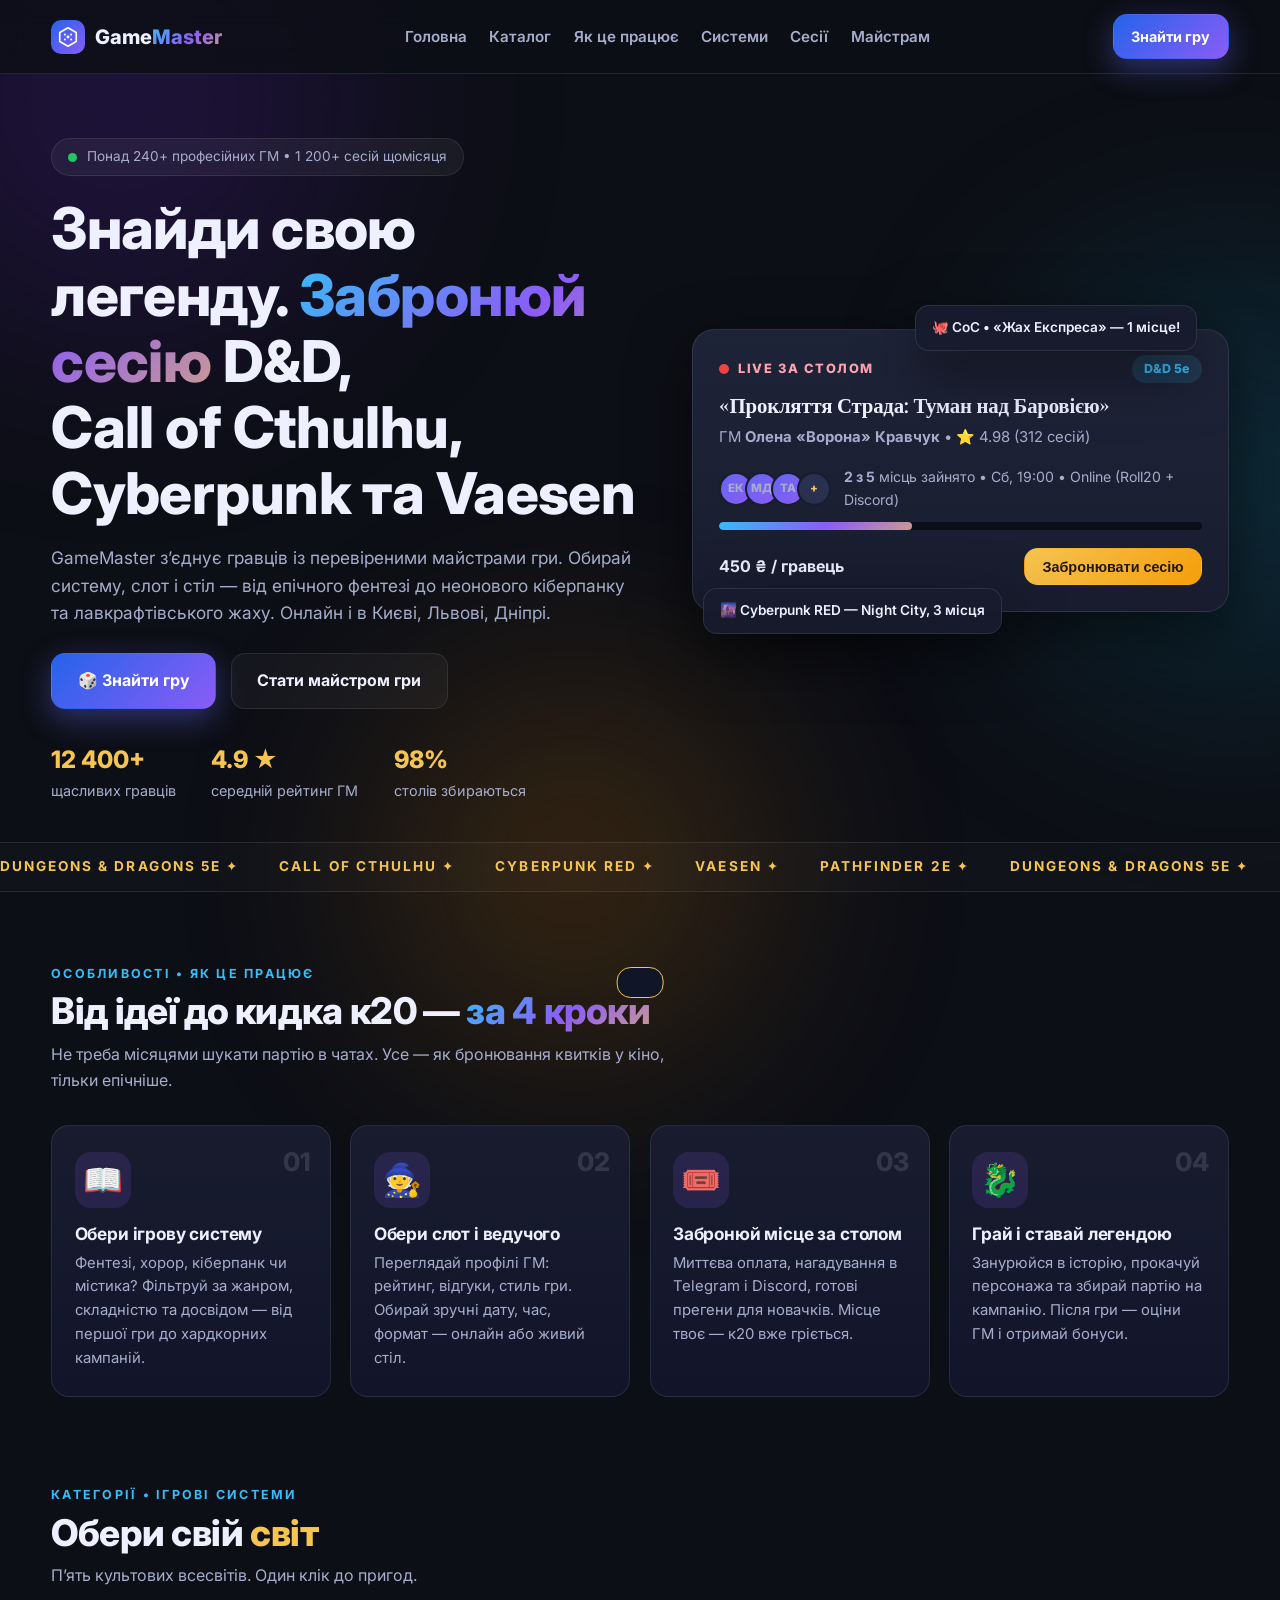
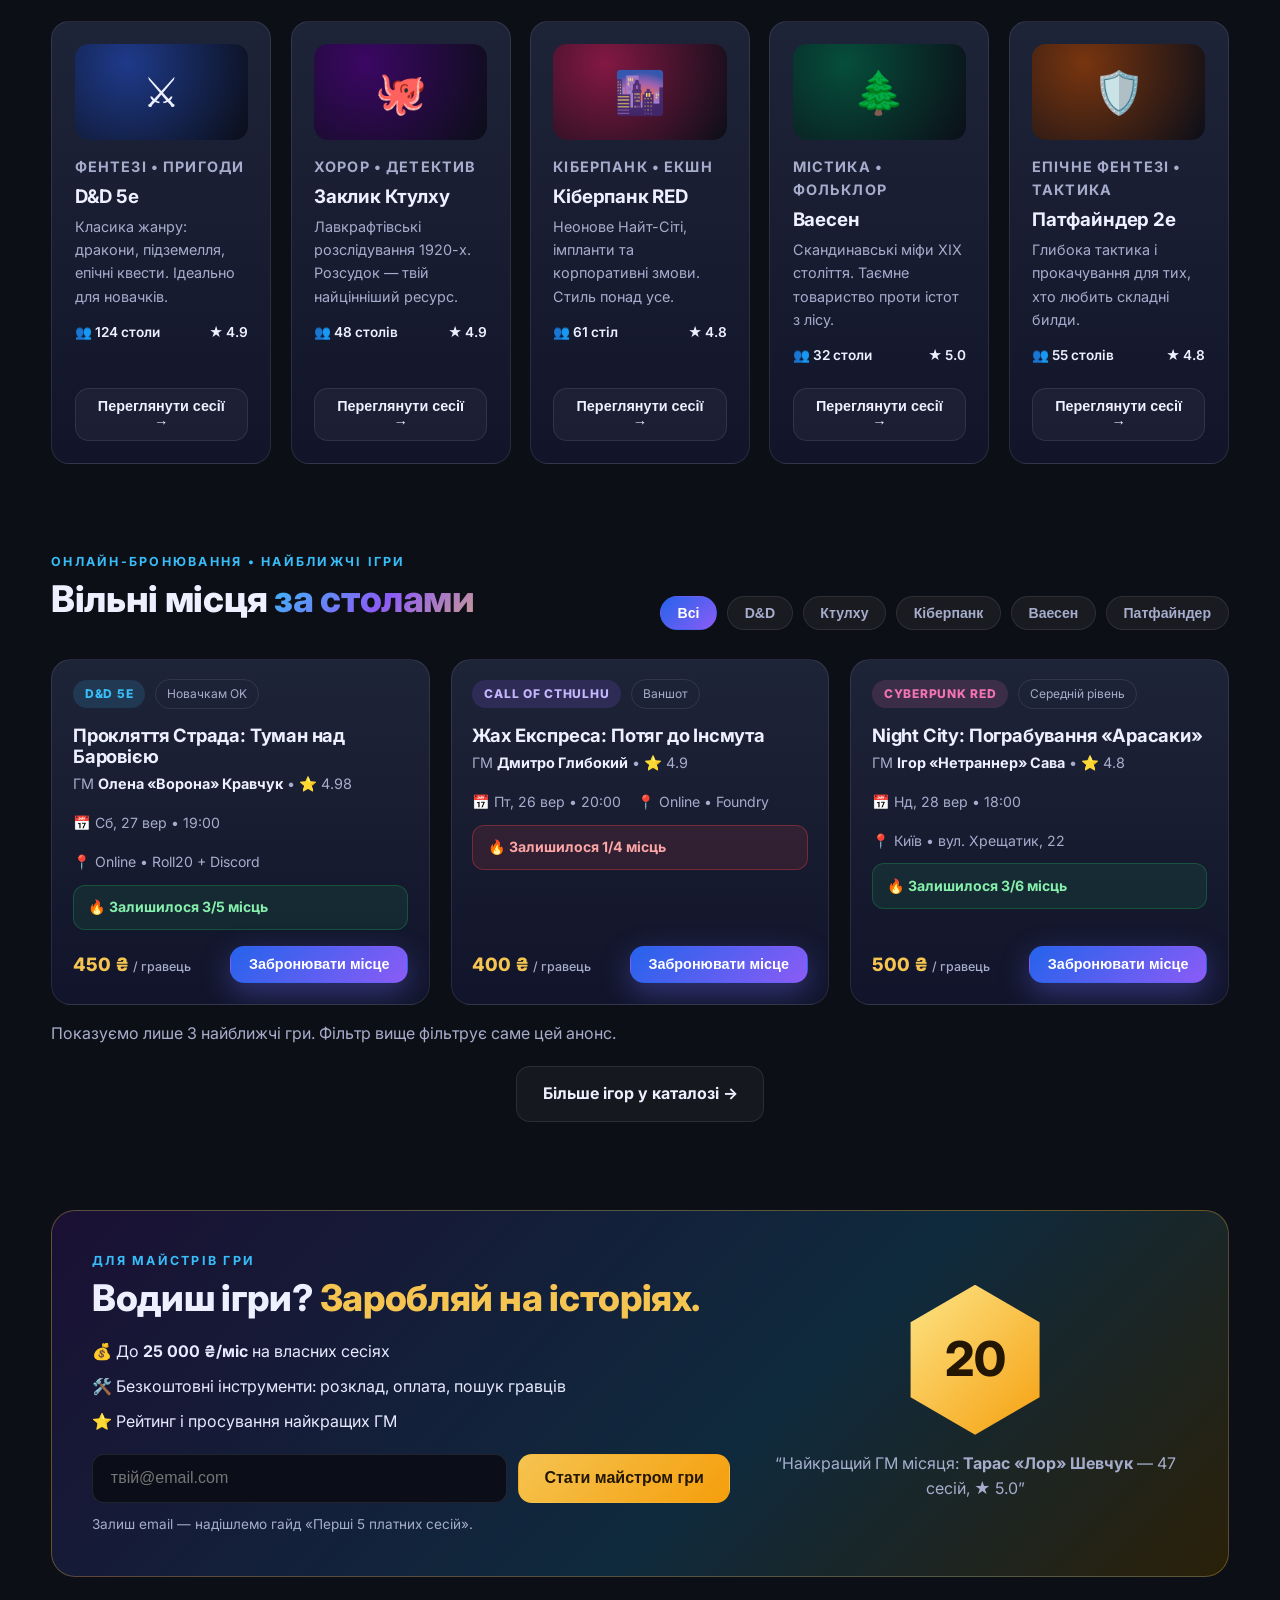
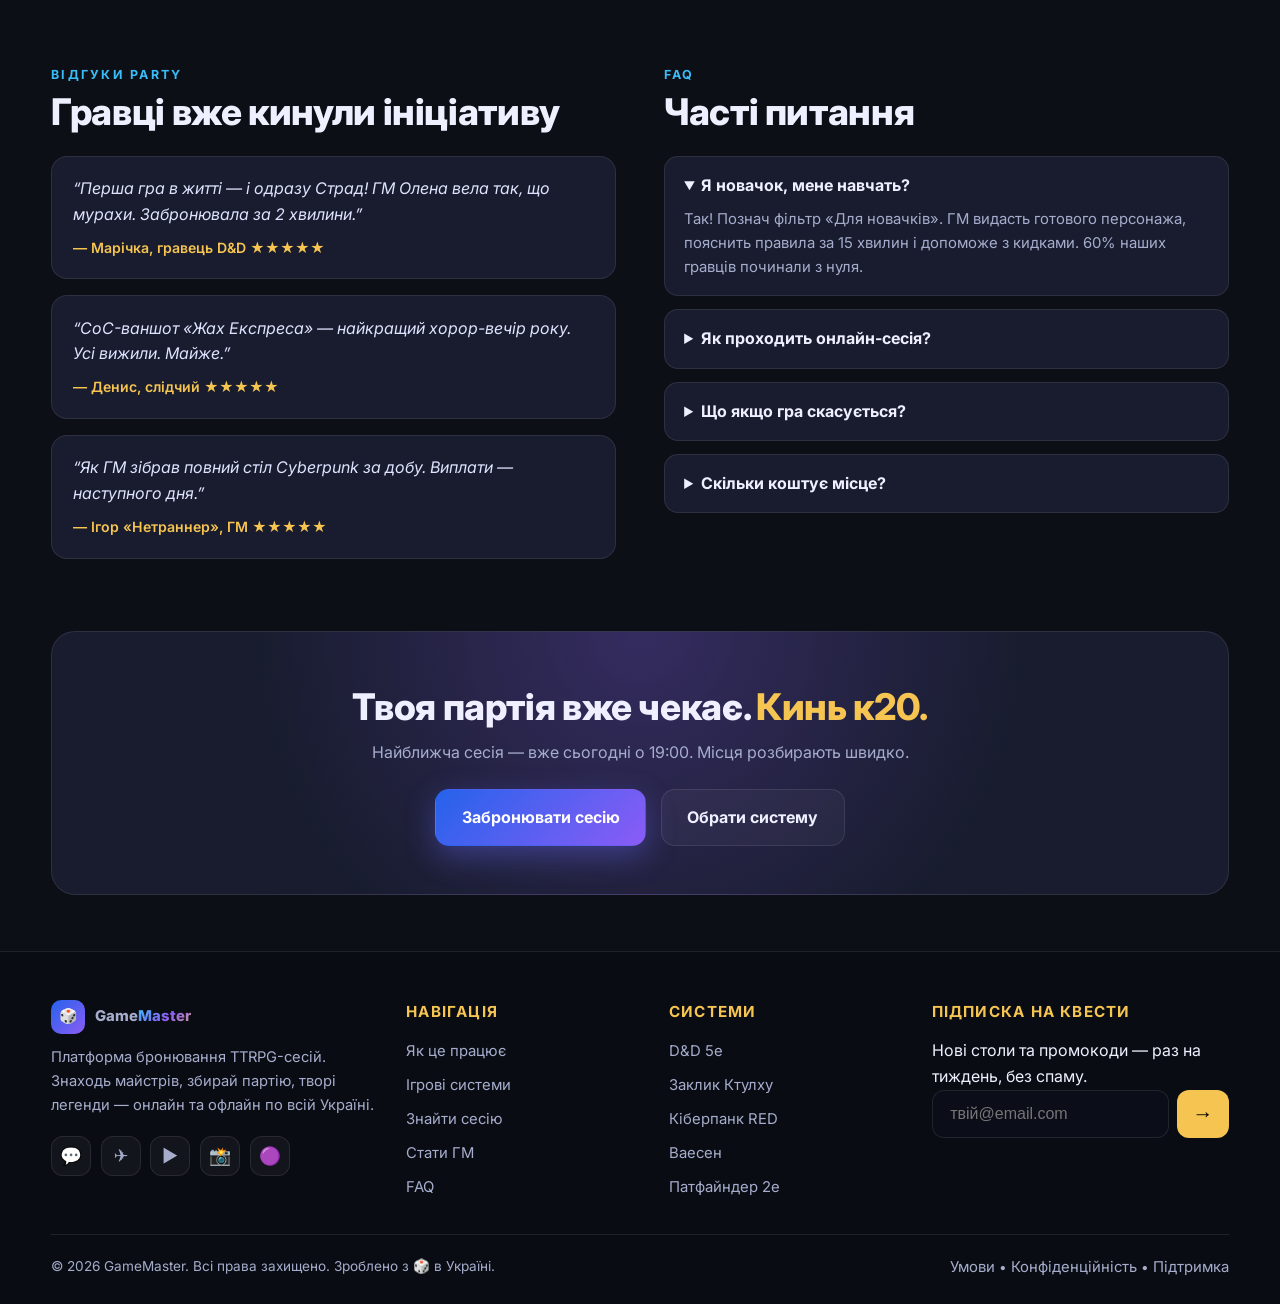
<file: index.html>
<!DOCTYPE html>
<html lang="uk">
<head>
  <meta charset="UTF-8" />
  <meta name="viewport" content="width=device-width, initial-scale=1.0" />
  <meta name="description" content="GameMaster — платформа бронювання сесій настільних рольових ігор. D&D, Call of Cthulhu, Cyberpunk RED, Vaesen та Pathfinder з професійними майстрами гри." />
  <title>GameMaster — Знайди свою легенду | Бронювання TTRPG сесій</title>
  <link rel="preconnect" href="https://fonts.googleapis.com" />
  <link rel="preconnect" href="https://fonts.gstatic.com" crossorigin />
  <link href="https://fonts.googleapis.com/css2?family=Cinzel:wght@500;600;700&family=Inter:wght@400;500;600;700;800&display=swap" rel="stylesheet" />
  <link rel="stylesheet" href="style.css" />
  <link rel="icon" href="data:image/svg+xml,<svg xmlns='http://www.w3.org/2000/svg' viewBox='0 0 100 100'><text y='.9em' font-size='90'>🎲</text></svg>" />
</head>
<body>
  <div class="bg-orbs" aria-hidden="true"><span></span><span></span><span></span></div>

  <!-- ===== HEADER ===== -->
  <header class="header" id="top">
    <nav class="nav container" aria-label="Головна навігація">
      <a href="index.html" class="logo" aria-label="GameMaster — на головну">
        <span class="logo-dice" aria-hidden="true">
          <svg viewBox="0 0 24 24" fill="none" aria-hidden="true" focusable="false"><path d="M12 2 21 7v10l-9 5-9-5V7l9-5Z" stroke="currentColor" stroke-width="1.8" stroke-linejoin="round"/><circle cx="12" cy="12" r="1.6" fill="currentColor"/><circle cx="8.6" cy="9.4" r="1.1" fill="currentColor"/><circle cx="15.4" cy="9.4" r="1.1" fill="currentColor"/><circle cx="8.6" cy="14.6" r="1.1" fill="currentColor"/><circle cx="15.4" cy="14.6" r="1.1" fill="currentColor"/></svg>
        </span>
        <span class="logo-text">Game<em>Master</em></span>
      </a>
      <ul class="nav-links" id="navLinks">
        <li><a href="index.html" class="active" aria-current="page">Головна</a></li>
        <li><a href="sessions.html">Каталог</a></li>
        <li><a href="#how">Як це працює</a></li>
        <li><a href="#systems">Системи</a></li>
        <li><a href="#sessions">Сесії</a></li>
        <li><a href="#gm">Майстрам</a></li>
      </ul>
      <div class="nav-actions">
        <a href="sessions.html" class="btn btn-primary btn-sm">Знайти гру</a>
        <button class="burger" id="burger" aria-label="Відкрити меню" aria-expanded="false">
          <span></span><span></span><span></span>
        </button>
      </div>
    </nav>
  </header>

  <main>
    <!-- ===== 1. HERO ===== -->
    <section class="hero container">
      <div class="hero-content">
        <p class="badge"><span class="pulse"></span> Понад 240+ професійних ГМ • 1 200+ сесій щомісяця</p>
        <h1>Знайди свою легенду. <span class="grad">Забронюй сесію</span> D&amp;D, Call&nbsp;of&nbsp;Cthulhu, Cyberpunk та Vaesen</h1>
        <p class="hero-sub">GameMaster з’єднує гравців із перевіреними майстрами гри. Обирай систему, слот і стіл — від епічного фентезі до неонового кіберпанку та лавкрафтівського жаху. Онлайн і в Києві, Львові, Дніпрі.</p>
        <div class="hero-cta">
          <a href="sessions.html" class="btn btn-primary">🎲 Знайти гру</a>
          <a href="#gm" class="btn btn-ghost">Стати майстром гри</a>
        </div>
        <dl class="hero-stats">
          <div><dt>12 400+</dt><dd>щасливих гравців</dd></div>
          <div><dt>4.9 ★</dt><dd>середній рейтинг ГМ</dd></div>
          <div><dt>98%</dt><dd>столів збираються</dd></div>
        </dl>
      </div>

      <div class="hero-visual" aria-hidden="false">
        <article class="live-card">
          <div class="live-head">
            <span class="live-dot"></span> LIVE ЗА СТОЛОМ
            <span class="live-tag">D&amp;D 5e</span>
          </div>
          <h3>«Прокляття Страда: Туман над Баровією»</h3>
          <p class="live-gm">ГМ <strong>Олена «Ворона» Кравчук</strong> • ⭐ 4.98 (312 сесій)</p>
          <div class="party">
            <div class="avatars"><span>ЕК</span><span>МД</span><span>ТА</span><span class="empty">+</span></div>
            <p><strong id="heroSeats">2 з 5</strong> місць зайнято • Сб, 19:00 • Online (Roll20 + Discord)</p>
          </div>
          <div class="progress"><span style="width:40%"></span></div>
          <div class="live-foot">
            <strong>450 ₴ / гравець</strong>
            <button class="btn btn-gold btn-sm" data-book="Прокляття Страда: Туман над Баровією">Забронювати сесію</button>
          </div>
        </article>
        <div class="float-card fc1">🐙 CoC • «Жах Експреса» — 1 місце!</div>
        <div class="float-card fc2">🌆 Cyberpunk RED — Night City, 3 місця</div>
      </div>
    </section>

    <!-- marquee -->
    <div class="marquee" aria-hidden="true">
      <div class="marquee-track">
        <span>DUNGEONS &amp; DRAGONS 5E ✦</span><span>CALL OF CTHULHU ✦</span><span>CYBERPUNK RED ✦</span><span>VAESEN ✦</span><span>PATHFINDER 2E ✦</span>
        <span>DUNGEONS &amp; DRAGONS 5E ✦</span><span>CALL OF CTHULHU ✦</span><span>CYBERPUNK RED ✦</span><span>VAESEN ✦</span><span>PATHFINDER 2E ✦</span>
      </div>
    </div>

    <!-- ===== 2. HOW IT WORKS ===== -->
    <section class="section container" id="how">
      <p class="eyebrow">Особливості • Як це працює</p>
      <h2>Від ідеї до кидка к20 — <span class="grad">за 4 кроки</span></h2>
      <p class="section-sub">Не треба місяцями шукати партію в чатах. Усе — як бронювання квитків у кіно, тільки епічніше.</p>
      <ol class="steps">
        <li class="step reveal">
          <span class="step-num">01</span>
          <span class="step-icon">📖</span>
          <h3>Обери ігрову систему</h3>
          <p>Фентезі, хорор, кіберпанк чи містика? Фільтруй за жанром, складністю та досвідом — від першої гри до хардкорних кампаній.</p>
        </li>
        <li class="step reveal">
          <span class="step-num">02</span>
          <span class="step-icon">🧙</span>
          <h3>Обери слот і ведучого</h3>
          <p>Переглядай профілі ГМ: рейтинг, відгуки, стиль гри. Обирай зручні дату, час, формат — онлайн або живий стіл.</p>
        </li>
        <li class="step reveal">
          <span class="step-icon">🎟️</span>
          <span class="step-num">03</span>
          <h3>Забронюй місце за столом</h3>
          <p>Миттєва оплата, нагадування в Telegram і Discord, готові прегени для новачків. Місце твоє — к20 вже гріється.</p>
        </li>
        <li class="step reveal">
          <span class="step-num">04</span>
          <span class="step-icon">🐉</span>
          <h3>Грай і ставай легендою</h3>
          <p>Занурюйся в історію, прокачуй персонажа та збирай партію на кампанію. Після гри — оціни ГМ і отримай бонуси.</p>
        </li>
      </ol>
    </section>

    <!-- ===== 3. GAME SYSTEMS ===== -->
    <section class="section container" id="systems">
      <p class="eyebrow">Категорії • Ігрові системи</p>
      <h2>Обери свій <span class="gold">світ</span></h2>
      <p class="section-sub">П’ять культових всесвітів. Один клік до пригод.</p>
      <div class="systems-grid">
        <article class="sys-card reveal" data-system="dnd">
          <div class="sys-art dnd" aria-hidden="true">⚔️</div>
          <p class="tag">Фентезі • Пригоди</p>
          <h3>D&amp;D 5e</h3>
          <p>Класика жанру: дракони, підземелля, епічні квести. Ідеально для новачків.</p>
          <div class="sys-meta"><span>👥 124 столи</span><span>★ 4.9</span></div>
          <button class="btn btn-ghost btn-sm sys-btn" data-filter="dnd">Переглянути сесії →</button>
        </article>
        <article class="sys-card reveal" data-system="coc">
          <div class="sys-art coc" aria-hidden="true">🐙</div>
          <p class="tag tag-purple">Хорор • Детектив</p>
          <h3>Заклик Ктулху</h3>
          <p>Лавкрафтівські розслідування 1920-х. Розсудок — твій найцінніший ресурс.</p>
          <div class="sys-meta"><span>👥 48 столів</span><span>★ 4.9</span></div>
          <button class="btn btn-ghost btn-sm sys-btn" data-filter="coc">Переглянути сесії →</button>
        </article>
        <article class="sys-card reveal" data-system="cyber">
          <div class="sys-art cyber" aria-hidden="true">🌆</div>
          <p class="tag tag-neon">Кіберпанк • Екшн</p>
          <h3>Кіберпанк RED</h3>
          <p>Неонове Найт-Сіті, імпланти та корпоративні змови. Стиль понад усе.</p>
          <div class="sys-meta"><span>👥 61 стіл</span><span>★ 4.8</span></div>
          <button class="btn btn-ghost btn-sm sys-btn" data-filter="cyber">Переглянути сесії →</button>
        </article>
        <article class="sys-card reveal" data-system="vaesen">
          <div class="sys-art vaesen" aria-hidden="true">🌲</div>
          <p class="tag tag-green">Містика • Фольклор</p>
          <h3>Ваесен</h3>
          <p>Скандинавські міфи XIX століття. Таємне товариство проти істот з лісу.</p>
          <div class="sys-meta"><span>👥 32 столи</span><span>★ 5.0</span></div>
          <button class="btn btn-ghost btn-sm sys-btn" data-filter="vaesen">Переглянути сесії →</button>
        </article>
        <article class="sys-card reveal" data-system="pf">
          <div class="sys-art pf" aria-hidden="true">🛡️</div>
          <p class="tag tag-gold">Епічне фентезі • Тактика</p>
          <h3>Патфайндер 2e</h3>
          <p>Глибока тактика і прокачування для тих, хто любить складні билди.</p>
          <div class="sys-meta"><span>👥 55 столів</span><span>★ 4.8</span></div>
          <button class="btn btn-ghost btn-sm sys-btn" data-filter="pf">Переглянути сесії →</button>
        </article>
      </div>
    </section>

    <!-- ===== 4. SESSIONS ===== -->
    <section class="section container" id="sessions">
      <div class="sessions-head">
        <div>
          <p class="eyebrow">Онлайн-бронювання • Найближчі ігри</p>
          <h2>Вільні місця <span class="grad">за столами</span></h2>
        </div>
        <div class="filters" role="group" aria-label="Фільтр сесій за системою">
          <button class="chip active" data-filter="all">Всі</button>
          <button class="chip" data-filter="dnd">D&amp;D</button>
          <button class="chip" data-filter="coc">Ктулху</button>
          <button class="chip" data-filter="cyber">Кіберпанк</button>
          <button class="chip" data-filter="vaesen">Ваесен</button>
          <button class="chip" data-filter="pf">Патфайндер</button>
        </div>
      </div>
      <div class="sessions-grid" id="sessionsGrid"><!-- картки рендерить JS: лише 3 найближчі --></div>
      <p class="section-sub" style="margin:1rem 0 0">Показуємо лише 3 найближчі гри. Фільтр вище фільтрує саме цей анонс.</p>
      <div class="hero-cta center" style="margin-top:1.2rem">
        <a href="sessions.html" class="btn btn-ghost">Більше ігор у каталозі →</a>
      </div>
    </section>

    <!-- ===== GM CTA ===== -->
    <section class="section container" id="gm">
      <div class="gm-banner reveal">
        <div class="gm-text">
          <p class="eyebrow">Для майстрів гри</p>
          <h2>Водиш ігри? <span class="gold">Заробляй на історіях.</span></h2>
          <ul class="gm-perks">
            <li>💰 До <strong>25 000 ₴/міс</strong> на власних сесіях</li>
            <li>🛠️ Безкоштовні інструменти: розклад, оплата, пошук гравців</li>
            <li>⭐ Рейтинг і просування найкращих ГМ</li>
          </ul>
          <form class="gm-form" id="gmForm" novalidate>
            <label class="visually-hidden" for="gmEmail">Email</label>
            <input type="email" id="gmEmail" placeholder="твій@email.com" required />
            <button type="submit" class="btn btn-gold">Стати майстром гри</button>
          </form>
          <p class="form-note" id="gmNote">Залиш email — надішлемо гайд «Перші 5 платних сесій».</p>
        </div>
        <div class="gm-art" aria-hidden="true">
          <div class="d20">20</div>
          <p>“Найкращий ГМ місяця: <strong>Тарас «Лор» Шевчук</strong> — 47 сесій, ★ 5.0”</p>
        </div>
      </div>
    </section>

    <!-- ===== REVIEWS + FAQ ===== -->
    <section class="section container duo">
      <div>
        <p class="eyebrow">Відгуки party</p>
        <h2>Гравці вже кинули ініціативу</h2>
        <div class="reviews">
          <blockquote class="review reveal">“Перша гра в житті — і одразу Страд! ГМ Олена вела так, що мурахи. Забронювала за 2 хвилини.”<footer>— Марічка, гравець D&amp;D ★★★★★</footer></blockquote>
          <blockquote class="review reveal">“CoC-ваншот «Жах Експреса» — найкращий хорор-вечір року. Усі вижили. Майже.”<footer>— Денис, слідчий ★★★★★</footer></blockquote>
          <blockquote class="review reveal">“Як ГМ зібрав повний стіл Cyberpunk за добу. Виплати — наступного дня.”<footer>— Ігор «Нетраннер», ГМ ★★★★★</footer></blockquote>
        </div>
      </div>
      <div id="faq">
        <p class="eyebrow">FAQ</p>
        <h2>Часті питання</h2>
        <div class="accordion">
          <details open><summary>Я новачок, мене навчать?</summary><p>Так! Познач фільтр «Для новачків». ГМ видасть готового персонажа, пояснить правила за 15 хвилин і допоможе з кидками. 60% наших гравців починали з нуля.</p></details>
          <details><summary>Як проходить онлайн-сесія?</summary><p>Через Roll20 / Foundry + голосовий Discord/Zoom. Після бронювання отримаєш посилання, преген і чек-лист підготовки.</p></details>
          <details><summary>Що якщо гра скасується?</summary><p>Повернемо 100% коштів або пересадимо за інший стіл без доплат. Рейтинг ГМ за скасування знижується — тому таке рідкість.</p></details>
          <details><summary>Скільки коштує місце?</summary><p>Ваншоти — від 300 ₴, кампанії — від 400 ₴/сесія. Перша гра для новачків — зі знижкою 20% за промокодом LEGEND20.</p></details>
        </div>
      </div>
    </section>

    <!-- final CTA -->
    <section class="container">
      <div class="final-cta reveal">
        <h2>Твоя партія вже чекає. <span class="gold">Кинь к20.</span></h2>
        <p>Найближча сесія — вже сьогодні о 19:00. Місця розбирають швидко.</p>
        <div class="hero-cta center">
          <a href="#sessions" class="btn btn-primary">Забронювати сесію</a>
          <a href="#systems" class="btn btn-ghost">Обрати систему</a>
        </div>
      </div>
    </section>
  </main>

  <!-- ===== 5. FOOTER ===== -->
  <footer class="footer">
    <div class="container footer-grid">
      <div class="f-brand">
        <a href="#top" class="logo"><span class="logo-dice" aria-hidden="true">🎲</span><span class="logo-text">Game<em>Master</em></span></a>
        <p>Платформа бронювання TTRPG-сесій. Знаходь майстрів, збирай партію, творі легенди — онлайн та офлайн по всій Україні.</p>
        <div class="socials">
          <a href="#" aria-label="Discord">💬</a>
          <a href="#" aria-label="Telegram">✈️</a>
          <a href="#" aria-label="YouTube">▶️</a>
          <a href="#" aria-label="Instagram">📸</a>
          <a href="#" aria-label="Twitch">🟣</a>
        </div>
      </div>
      <nav aria-label="Швидкі посилання">
        <h4>Навігація</h4>
        <ul><li><a href="#how">Як це працює</a></li><li><a href="#systems">Ігрові системи</a></li><li><a href="#sessions">Знайти сесію</a></li><li><a href="#gm">Стати ГМ</a></li><li><a href="#faq">FAQ</a></li></ul>
      </nav>
      <nav aria-label="Ігрові системи">
        <h4>Системи</h4>
        <ul><li><a href="#systems">D&amp;D 5e</a></li><li><a href="#systems">Заклик Ктулху</a></li><li><a href="#systems">Кіберпанк RED</a></li><li><a href="#systems">Ваесен</a></li><li><a href="#systems">Патфайндер 2e</a></li></ul>
      </nav>
      <div>
        <h4>Підписка на квести</h4>
        <p>Нові столи та промокоди — раз на тиждень, без спаму.</p>
        <form class="news-form" id="newsForm" novalidate>
          <label class="visually-hidden" for="newsEmail">Email для підписки</label>
          <input type="email" id="newsEmail" placeholder="твій@email.com" required />
          <button type="submit" aria-label="Підписатися">→</button>
        </form>
        <p class="form-note" id="newsNote"></p>
      </div>
    </div>
    <div class="container footer-bottom">
      <p>© <span id="year">2026</span> GameMaster. Всі права захищено. Зроблено з 🎲 в Україні.</p>
      <p><a href="#">Умови</a> • <a href="#">Конфіденційність</a> • <a href="#">Підтримка</a></p>
    </div>
  </footer>

  <!-- Booking modal -->
  <div class="modal-backdrop" id="modalBackdrop" hidden>
    <div class="modal" role="dialog" aria-modal="true" aria-labelledby="modalTitle">
      <button class="modal-close" id="modalClose" aria-label="Закрити">✕</button>
      <p class="eyebrow">Бронювання місця</p>
      <h3 id="modalTitle">Назва сесії</h3>
      <p class="modal-meta" id="modalMeta"></p>
      <label for="seatCount">Кількість місць:</label>
      <div class="seat-picker">
        <button id="minusBtn" aria-label="Менше">−</button>
        <strong id="seatCount">1</strong>
        <button id="plusBtn" aria-label="Більше">+</button>
      </div>
      <p class="modal-total">Разом: <strong id="modalTotal">0 ₴</strong></p>
      <button class="btn btn-primary full" id="confirmBtn">Підтвердити бронювання</button>
      <p class="form-note">Безкоштовне скасування за 48 годин • Миттєве підтвердження</p>
    </div>
  </div>
  <div class="toast" id="toast" role="status" aria-live="polite"></div>

  <script src="script.js"></script>
</body>
</html>
</file>
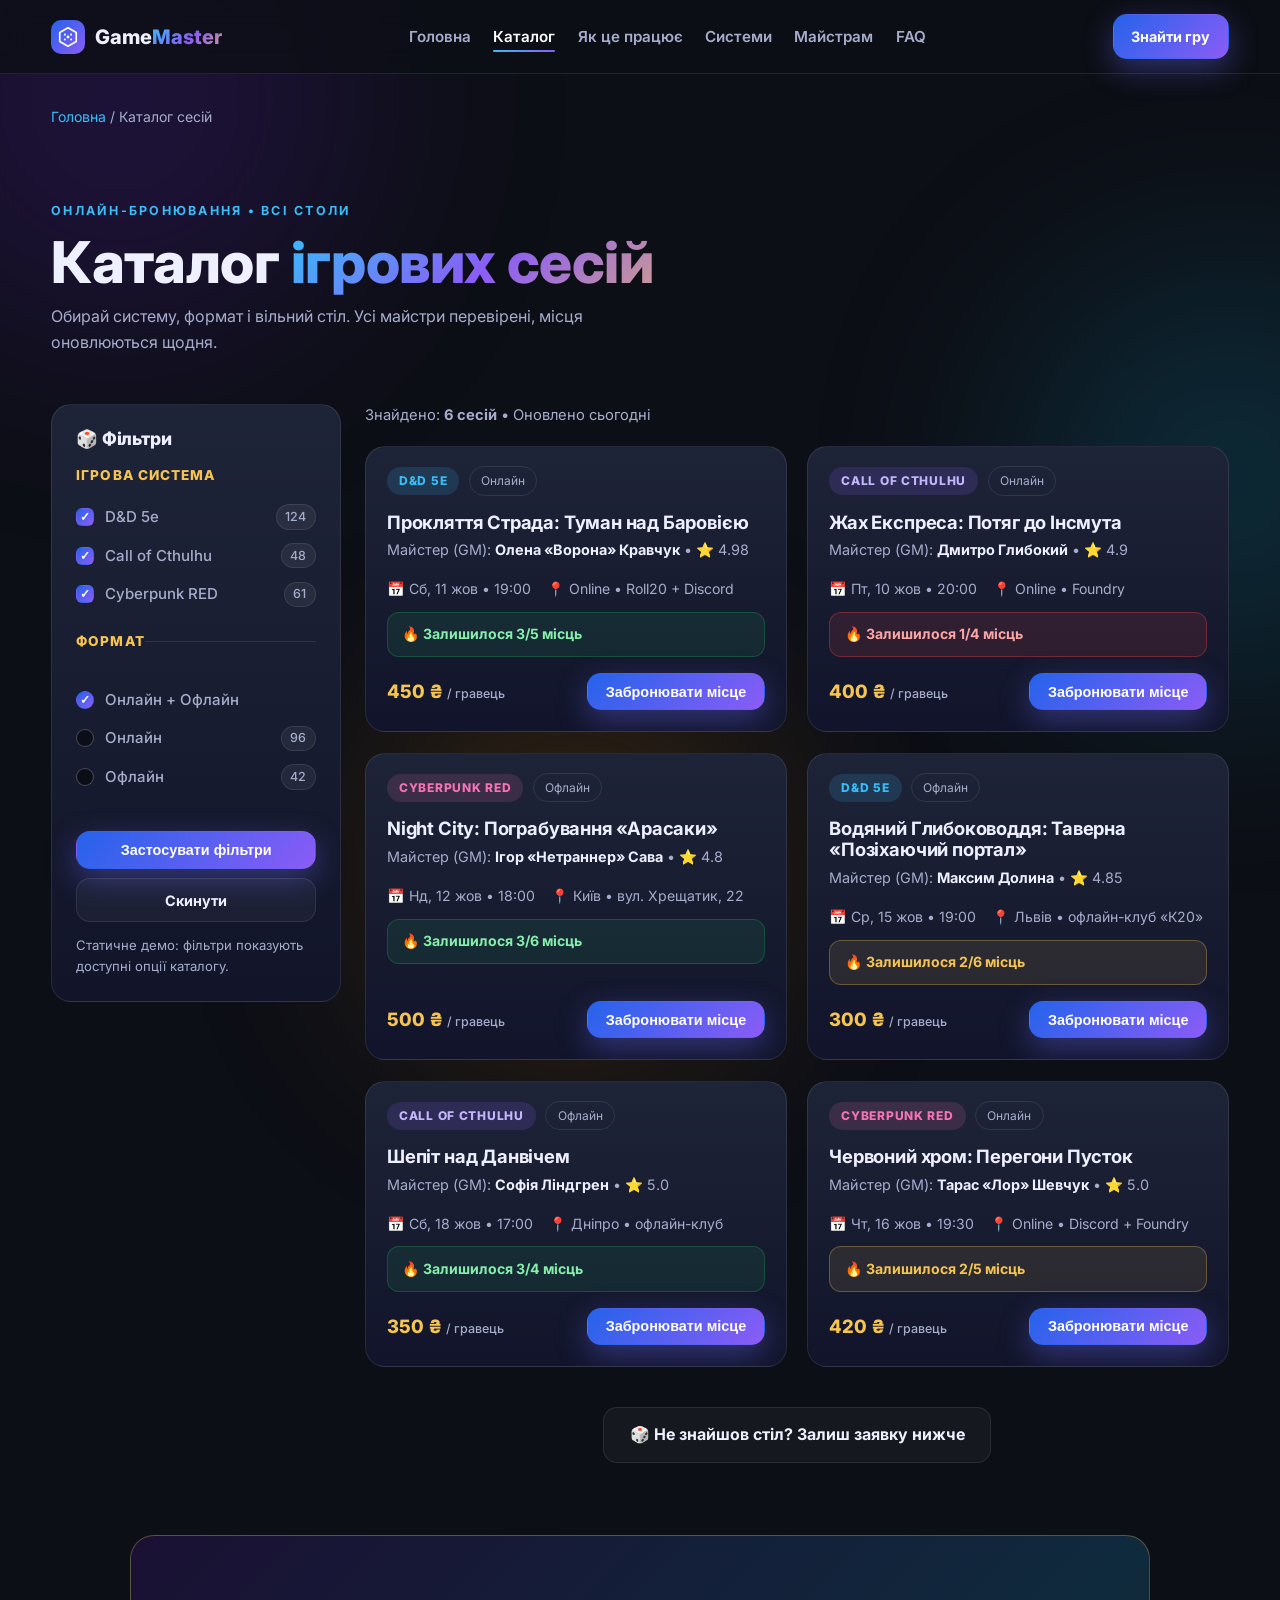
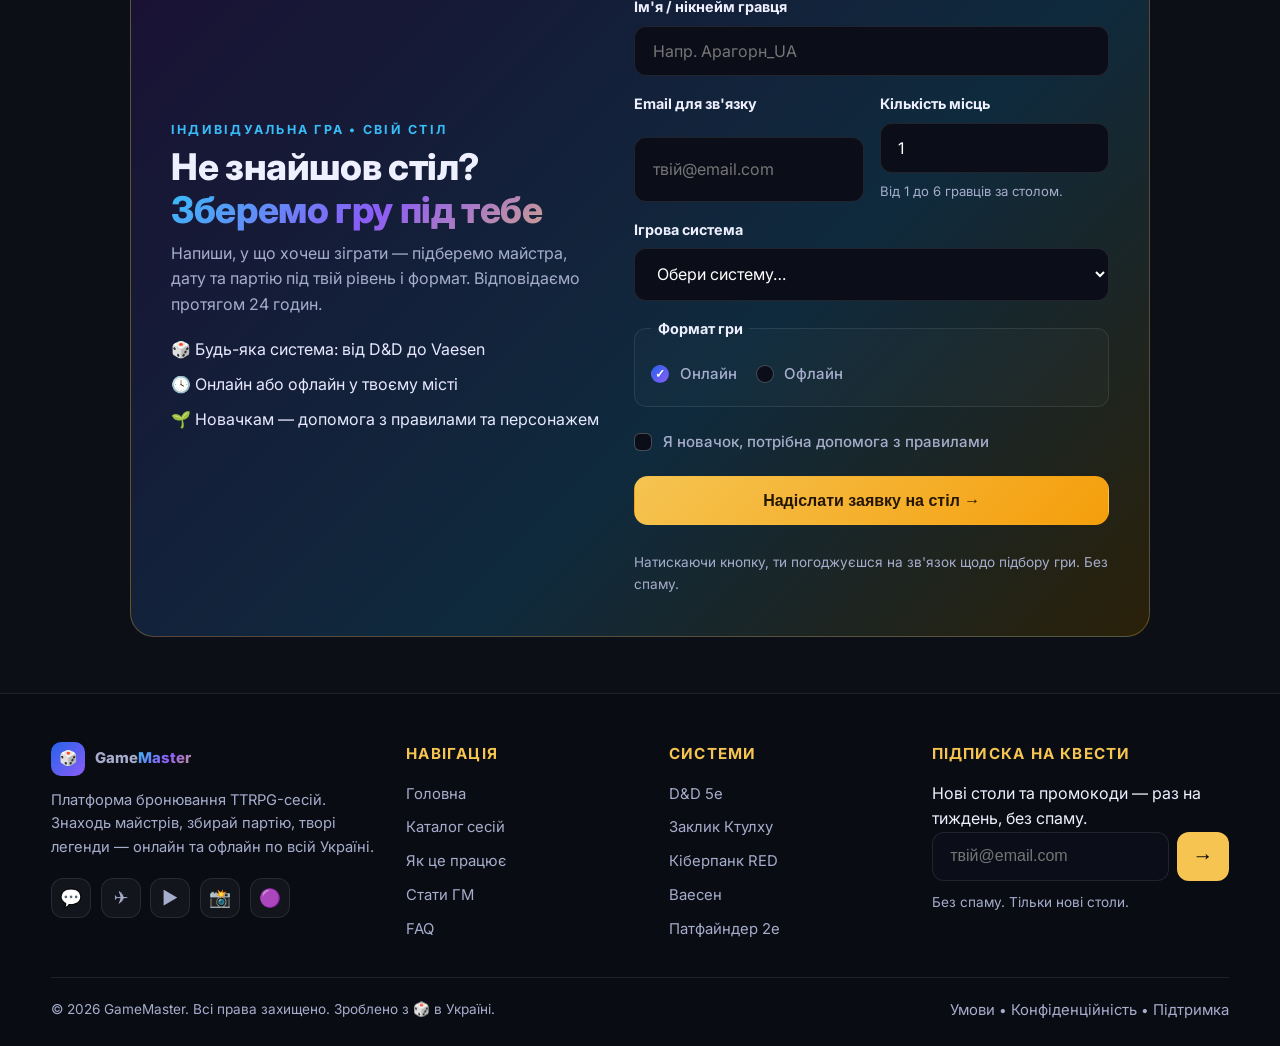
<file: sessions.html>
<!DOCTYPE html>
<html lang="uk">
<head>
  <meta charset="UTF-8" />
  <meta name="viewport" content="width=device-width, initial-scale=1.0" />
  <meta name="description" content="Каталог ігрових сесій GameMaster — D&D 5e, Call of Cthulhu, Cyberpunk RED. Онлайн та офлайн столи з професійними майстрами гри." />
  <title>Каталог ігрових сесій — GameMaster</title>
  <link rel="preconnect" href="https://fonts.googleapis.com" />
  <link rel="preconnect" href="https://fonts.gstatic.com" crossorigin />
  <link href="https://fonts.googleapis.com/css2?family=Cinzel:wght@500;600;700&family=Inter:wght@400;500;600;700;800&display=swap" rel="stylesheet" />
  <link rel="stylesheet" href="style.css" />
  <link rel="icon" href="data:image/svg+xml,<svg xmlns='http://www.w3.org/2000/svg' viewBox='0 0 100 100'><text y='.9em' font-size='90'>🎲</text></svg>" />
  <style>
    /* ===== sessions.html — тільки статичні доповнення, без JS ===== */
    .nav-links a.active{color:#fff;position:relative}
    .nav-links a.active::after{content:"";position:absolute;left:0;right:0;bottom:-6px;height:2px;border-radius:2px;background:linear-gradient(135deg,#38bdf8,#8b5cf6)}
    .breadcrumbs{font-size:.88rem;color:var(--muted);margin:2rem 0 0}
    .breadcrumbs a{color:var(--blue);text-decoration:none}
    .breadcrumbs a:hover{text-decoration:underline}
    .page-head h1{margin:.5rem 0 .6rem}
    .catalog-layout{display:grid;grid-template-columns:290px 1fr;gap:1.5rem;align-items:start;padding-bottom:1rem}
    .filters-panel{background:linear-gradient(180deg,var(--card2),#12152a);border:1px solid var(--line);border-radius:20px;padding:1.5rem;position:sticky;top:88px}
    .filters-panel h2{font-size:1.1rem;margin:0 0 1rem}
    .filter-group{border:0;border-top:1px solid var(--line);padding:1.1rem 0}
    .filter-group:first-of-type{border-top:0;padding-top:0}
    .filter-group legend{font-weight:800;font-size:.85rem;text-transform:uppercase;letter-spacing:.08em;color:var(--gold);padding:0;margin-bottom:.7rem}
    .check{display:flex;align-items:center;gap:.65rem;padding:.42rem 0;color:var(--muted);font-size:.94rem;font-weight:500;cursor:pointer}
    .check:hover{color:#fff}
    .check input{appearance:none;width:18px;height:18px;flex:0 0 18px;border-radius:6px;border:1px solid rgba(255,255,255,.25);background:#0b0e18;cursor:pointer;position:relative}
    .check input:checked{background:linear-gradient(135deg,#2563eb,#8b5cf6);border-color:transparent}
    .check input:checked::after{content:"✓";position:absolute;inset:0;display:grid;place-items:center;color:#fff;font-size:.75rem;font-weight:800}
    .check input[type="radio"]{border-radius:50%}
    .check .count{margin-left:auto;font-size:.78rem;background:rgba(255,255,255,.06);border:1px solid var(--line);padding:.1rem .55rem;border-radius:100px}
    .filters-actions{display:grid;gap:.6rem;margin-top:1.1rem}
    .filters-note{font-size:.82rem;color:var(--muted);margin-top:.8rem}
    .catalog-top{display:flex;justify-content:space-between;align-items:center;gap:1rem;margin-bottom:1.2rem;flex-wrap:wrap}
    .catalog-top p{color:var(--muted);font-size:.92rem}
    .catalog-grid{display:grid;grid-template-columns:repeat(auto-fill,minmax(300px,1fr));gap:1.3rem}
    .center-wrap{text-align:center;margin:2.5rem 0 3.5rem}
    /* ===== Форма індивідуальної заявки — у темній стилістиці сайту ===== */
    .request-section{margin:0 auto 3.5rem}
    .request-banner{grid-template-columns:1fr 1.1fr;max-width:1020px;width:100%;margin-inline:auto;align-items:center}
    .request-form{display:grid;gap:1rem;margin-top:1.2rem}
    .field{display:grid;gap:.45rem}
    .field > label,.group-label{font-weight:700;font-size:.9rem}
    .field > label small{color:var(--muted);font-weight:500}
    .field input[type="text"],.field input[type="email"],.field input[type="number"],.field select{background:#0b0e18;border:1px solid var(--line);color:#fff;padding:.9rem 1.1rem;border-radius:12px;font-size:1rem;font-family:inherit;width:100%}
    .field input:focus,.field select:focus{outline:2px solid var(--gold);border-color:var(--gold)}
    .field select{cursor:pointer}
    .field-row{display:grid;grid-template-columns:1fr 1fr;gap:1rem}
    .radio-group{border:1px solid var(--line);border-radius:12px;padding:.8rem 1rem;background:rgba(255,255,255,.02)}
    .radio-group legend{font-weight:700;font-size:.9rem;padding:0 .4rem}
    .radio-row{display:flex;gap:1.2rem;flex-wrap:wrap;margin-top:.2rem}
    .radio-row .check input{border-radius:50%}
    .form-hint{font-size:.82rem;color:var(--muted)}
    @media(max-width:640px){.field-row{grid-template-columns:1fr}}
    @media(max-width:960px){
      .catalog-layout{grid-template-columns:1fr}
      .filters-panel{position:static}
      .filters-form{display:grid;grid-template-columns:1fr 1fr;gap:0 1.5rem}
      .filters-actions{grid-column:1/-1}
    }
    @media(max-width:640px){
      /* без JS мобільне меню робимо статичним горизонтальним скролом */
      .nav-links{position:static;display:flex;flex-direction:row;overflow-x:auto;padding:.4rem 0;border:0;background:none;gap:1rem}
      .nav .burger{display:none}
      .nav{flex-wrap:wrap}
      .filters-form{grid-template-columns:1fr}
    }
  </style>
</head>
<body>
  <div class="bg-orbs" aria-hidden="true"><span></span><span></span><span></span></div>

  <!-- ===== HEADER (скопійовано з index.html) ===== -->
  <header class="header" id="top">
    <nav class="nav container" aria-label="Головна навігація">
      <a href="index.html" class="logo">
        <span class="logo-dice" aria-hidden="true">
          <svg viewBox="0 0 24 24" fill="none"><path d="M12 2 21 7v10l-9 5-9-5V7l9-5Z" stroke="currentColor" stroke-width="1.8" stroke-linejoin="round"/><circle cx="12" cy="12" r="1.6" fill="currentColor"/><circle cx="8.6" cy="9.4" r="1.1" fill="currentColor"/><circle cx="15.4" cy="9.4" r="1.1" fill="currentColor"/><circle cx="8.6" cy="14.6" r="1.1" fill="currentColor"/><circle cx="15.4" cy="14.6" r="1.1" fill="currentColor"/></svg>
        </span>
        <span class="logo-text">Game<em>Master</em></span>
      </a>
      <ul class="nav-links">
        <li><a href="index.html">Головна</a></li>
        <li><a href="sessions.html" class="active" aria-current="page">Каталог</a></li>
        <li><a href="index.html#how">Як це працює</a></li>
        <li><a href="index.html#systems">Системи</a></li>
        <li><a href="index.html#gm">Майстрам</a></li>
        <li><a href="index.html#faq">FAQ</a></li>
      </ul>
      <div class="nav-actions">
        <a href="sessions.html" class="btn btn-primary btn-sm">Знайти гру</a>
      </div>
    </nav>
  </header>

  <main>
    <div class="container">
      <p class="breadcrumbs"><a href="index.html">Головна</a> / Каталог сесій</p>
      <section class="page-head section">
        <p class="eyebrow">Онлайн-бронювання • Всі столи</p>
        <h1>Каталог <span class="grad">ігрових сесій</span></h1>
        <p class="section-sub">Обирай систему, формат і вільний стіл. Усі майстри перевірені, місця оновлюються щодня.</p>
      </section>
    </div>

    <div class="container catalog-layout">
      <!-- ===== Статичні фільтри (без JS) ===== -->
      <aside class="filters-panel" aria-label="Фільтри каталогу">
        <h2>🎲 Фільтри</h2>
        <form class="filters-form" action="#" method="get">
          <fieldset class="filter-group">
            <legend>Ігрова система</legend>
            <label class="check"><input type="checkbox" name="system" value="dnd" checked /> D&amp;D 5e <span class="count">124</span></label>
            <label class="check"><input type="checkbox" name="system" value="coc" checked /> Call of Cthulhu <span class="count">48</span></label>
            <label class="check"><input type="checkbox" name="system" value="cyber" checked /> Cyberpunk RED <span class="count">61</span></label>
          </fieldset>
          <fieldset class="filter-group">
            <legend>Формат</legend>
            <label class="check"><input type="radio" name="format" value="all" checked /> Онлайн + Офлайн</label>
            <label class="check"><input type="radio" name="format" value="online" /> Онлайн <span class="count">96</span></label>
            <label class="check"><input type="radio" name="format" value="offline" /> Офлайн <span class="count">42</span></label>
          </fieldset>
          <div class="filters-actions">
            <button class="btn btn-primary btn-sm" type="submit">Застосувати фільтри</button>
            <a class="btn btn-ghost btn-sm" href="sessions.html">Скинути</a>
          </div>
        </form>
        <p class="filters-note">Статичне демо: фільтри показують доступні опції каталогу.</p>
      </aside>

      <!-- ===== Сітка з 6 карток ===== -->
      <section aria-label="Список ігрових сесій">
        <div class="catalog-top">
          <p>Знайдено: <strong>6 сесій</strong> • Оновлено сьогодні</p>
        </div>
        <div class="sessions-grid catalog-grid">
          <article class="session-card">
            <div class="session-top">
              <span class="sys-pill">D&amp;D 5e</span>
              <span class="level">Онлайн</span>
            </div>
            <h3>Прокляття Страда: Туман над Баровією</h3>
            <p class="gm">Майстер (GM): <strong>Олена «Ворона» Кравчук</strong> • ⭐ 4.98</p>
            <div class="session-meta"><span>📅 Сб, 11 жов • 19:00</span><span>📍 Online • Roll20 + Discord</span></div>
            <p class="seats">🔥 Залишилося 3/5 місць</p>
            <div class="session-foot"><span class="price">450 ₴ <small>/ гравець</small></span><button class="btn btn-primary btn-sm" type="button">Забронювати місце</button></div>
          </article>

          <article class="session-card">
            <div class="session-top">
              <span class="sys-pill coc">Call of Cthulhu</span>
              <span class="level">Онлайн</span>
            </div>
            <h3>Жах Експреса: Потяг до Інсмута</h3>
            <p class="gm">Майстер (GM): <strong>Дмитро Глибокий</strong> • ⭐ 4.9</p>
            <div class="session-meta"><span>📅 Пт, 10 жов • 20:00</span><span>📍 Online • Foundry</span></div>
            <p class="seats critical">🔥 Залишилося 1/4 місць</p>
            <div class="session-foot"><span class="price">400 ₴ <small>/ гравець</small></span><button class="btn btn-primary btn-sm" type="button">Забронювати місце</button></div>
          </article>

          <article class="session-card">
            <div class="session-top">
              <span class="sys-pill cyber">Cyberpunk RED</span>
              <span class="level">Офлайн</span>
            </div>
            <h3>Night City: Пограбування «Арасаки»</h3>
            <p class="gm">Майстер (GM): <strong>Ігор «Нетраннер» Сава</strong> • ⭐ 4.8</p>
            <div class="session-meta"><span>📅 Нд, 12 жов • 18:00</span><span>📍 Київ • вул. Хрещатик, 22</span></div>
            <p class="seats">🔥 Залишилося 3/6 місць</p>
            <div class="session-foot"><span class="price">500 ₴ <small>/ гравець</small></span><button class="btn btn-primary btn-sm" type="button">Забронювати місце</button></div>
          </article>

          <article class="session-card">
            <div class="session-top">
              <span class="sys-pill">D&amp;D 5e</span>
              <span class="level">Офлайн</span>
            </div>
            <h3>Водяний Глибоководдя: Таверна «Позіхаючий портал»</h3>
            <p class="gm">Майстер (GM): <strong>Максим Долина</strong> • ⭐ 4.85</p>
            <div class="session-meta"><span>📅 Ср, 15 жов • 19:00</span><span>📍 Львів • офлайн-клуб «К20»</span></div>
            <p class="seats low">🔥 Залишилося 2/6 місць</p>
            <div class="session-foot"><span class="price">300 ₴ <small>/ гравець</small></span><button class="btn btn-primary btn-sm" type="button">Забронювати місце</button></div>
          </article>

          <article class="session-card">
            <div class="session-top">
              <span class="sys-pill coc">Call of Cthulhu</span>
              <span class="level">Офлайн</span>
            </div>
            <h3>Шепіт над Данвічем</h3>
            <p class="gm">Майстер (GM): <strong>Софія Ліндгрен</strong> • ⭐ 5.0</p>
            <div class="session-meta"><span>📅 Сб, 18 жов • 17:00</span><span>📍 Дніпро • офлайн-клуб</span></div>
            <p class="seats">🔥 Залишилося 3/4 місць</p>
            <div class="session-foot"><span class="price">350 ₴ <small>/ гравець</small></span><button class="btn btn-primary btn-sm" type="button">Забронювати місце</button></div>
          </article>

          <article class="session-card">
            <div class="session-top">
              <span class="sys-pill cyber">Cyberpunk RED</span>
              <span class="level">Онлайн</span>
            </div>
            <h3>Червоний хром: Перегони Пусток</h3>
            <p class="gm">Майстер (GM): <strong>Тарас «Лор» Шевчук</strong> • ⭐ 5.0</p>
            <div class="session-meta"><span>📅 Чт, 16 жов • 19:30</span><span>📍 Online • Discord + Foundry</span></div>
            <p class="seats low">🔥 Залишилося 2/5 місць</p>
            <div class="session-foot"><span class="price">420 ₴ <small>/ гравець</small></span><button class="btn btn-primary btn-sm" type="button">Забронювати місце</button></div>
          </article>
        </div>
        <div class="center-wrap">
          <a href="#custom-request" class="btn btn-ghost">🎲 Не знайшов стіл? Залиш заявку нижче</a>
        </div>
      </section>
    </div>

    <div class="container request-section">
      <section class="gm-banner request-banner" id="custom-request" aria-labelledby="custom-request-title">
        <div>
          <p class="eyebrow">Індивідуальна гра • Свій стіл</p>
          <h2 id="custom-request-title">Не знайшов стіл? <span class="grad">Зберемо гру під тебе</span></h2>
          <p class="section-sub" style="margin-bottom:0">Напиши, у що хочеш зіграти — підберемо майстра, дату та партію під твій рівень і формат. Відповідаємо протягом 24 годин.</p>
          <ul class="gm-perks">
            <li>🎲 Будь-яка система: від D&amp;D до Vaesen</li>
            <li>🕓 Онлайн або офлайн у твоєму місті</li>
            <li>🌱 Новачкам — допомога з правилами та персонажем</li>
          </ul>
        </div>
        <form class="request-form" action="/" method="POST">
          <div class="field">
            <label for="req-name">Ім'я / нікнейм гравця</label>
            <input type="text" id="req-name" name="player_name" placeholder="Напр. Арагорн_UA" autocomplete="nickname" required />
          </div>
          <div class="field-row">
            <div class="field">
              <label for="req-email">Email для зв'язку</label>
              <input type="email" id="req-email" name="email" placeholder="твій@email.com" autocomplete="email" required />
            </div>
            <div class="field">
              <label for="req-seats">Кількість місць</label>
              <input type="number" id="req-seats" name="seats" min="1" max="6" value="1" required />
              <span class="form-hint">Від 1 до 6 гравців за столом.</span>
            </div>
          </div>
          <div class="field">
            <label for="req-system">Ігрова система</label>
            <select id="req-system" name="system" required>
              <option value="" disabled selected>Обери систему…</option>
              <option value="dnd5e">D&amp;D 5e</option>
              <option value="coc">Call of Cthulhu</option>
              <option value="cyberpunk-red">Cyberpunk RED</option>
              <option value="vaesen">Vaesen</option>
            </select>
          </div>
          <fieldset class="radio-group">
            <legend>Формат гри</legend>
            <div class="radio-row">
              <label class="check"><input type="radio" name="format" value="online" checked /> Онлайн</label>
              <label class="check"><input type="radio" name="format" value="offline" /> Офлайн</label>
            </div>
          </fieldset>
          <label class="check"><input type="checkbox" name="newbie_help" value="yes" /> Я новачок, потрібна допомога з правилами</label>
          <button type="submit" class="btn btn-gold full">Надіслати заявку на стіл →</button>
          <p class="form-note">Натискаючи кнопку, ти погоджуєшся на зв'язок щодо підбору гри. Без спаму.</p>
        </form>
      </section>
    </div>
  </main>

  <!-- ===== FOOTER (скопійовано з index.html) ===== -->
  <footer class="footer">
    <div class="container footer-grid">
      <div class="f-brand">
        <a href="index.html" class="logo"><span class="logo-dice" aria-hidden="true">🎲</span><span class="logo-text">Game<em>Master</em></span></a>
        <p>Платформа бронювання TTRPG-сесій. Знаходь майстрів, збирай партію, творі легенди — онлайн та офлайн по всій Україні.</p>
        <div class="socials">
          <a href="#" aria-label="Discord">💬</a>
          <a href="#" aria-label="Telegram">✈️</a>
          <a href="#" aria-label="YouTube">▶️</a>
          <a href="#" aria-label="Instagram">📸</a>
          <a href="#" aria-label="Twitch">🟣</a>
        </div>
      </div>
      <nav aria-label="Швидкі посилання">
        <h4>Навігація</h4>
        <ul><li><a href="index.html">Головна</a></li><li><a href="sessions.html">Каталог сесій</a></li><li><a href="index.html#how">Як це працює</a></li><li><a href="index.html#gm">Стати ГМ</a></li><li><a href="index.html#faq">FAQ</a></li></ul>
      </nav>
      <nav aria-label="Ігрові системи">
        <h4>Системи</h4>
        <ul><li><a href="index.html#systems">D&amp;D 5e</a></li><li><a href="index.html#systems">Заклик Ктулху</a></li><li><a href="index.html#systems">Кіберпанк RED</a></li><li><a href="index.html#systems">Ваесен</a></li><li><a href="index.html#systems">Патфайндер 2e</a></li></ul>
      </nav>
      <div>
        <h4>Підписка на квести</h4>
        <p>Нові столи та промокоди — раз на тиждень, без спаму.</p>
        <form class="news-form" action="#" method="get">
          <label class="visually-hidden" for="newsEmail">Email для підписки</label>
          <input type="email" id="newsEmail" name="email" placeholder="твій@email.com" required />
          <button type="submit" aria-label="Підписатися">→</button>
        </form>
        <p class="form-note">Без спаму. Тільки нові столи.</p>
      </div>
    </div>
    <div class="container footer-bottom">
      <p>© 2026 GameMaster. Всі права захищено. Зроблено з 🎲 в Україні.</p>
      <p><a href="#">Умови</a> • <a href="#">Конфіденційність</a> • <a href="#">Підтримка</a></p>
    </div>
  </footer>
</body>
</html>
</file>
<file: style.css>
/* ============ GameMaster — dark fantasy TTRPG theme ============ */
:root{
  --bg:#0d0f16; --bg2:#131624; --card:#181c2e; --card2:#1e2438;
  --line:rgba(255,255,255,.09);
  --text:#eef0ff; --muted:#a6adcc;
  --blue:#38bdf8; --violet:#8b5cf6; --gold:#f5c451; --green:#34d399; --pink:#f472b6;
  --grad:linear-gradient(135deg,#38bdf8,#8b5cf6 55%,#f5c451 130%);
  --radius:18px;
  --shadow:0 20px 60px rgba(0,0,0,.5);
  --font:'Inter',system-ui,sans-serif; --display:'Cinzel',serif;
}
*{box-sizing:border-box;margin:0;padding:0}
html{scroll-behavior:smooth}
body{background:var(--bg);color:var(--text);font-family:var(--font);line-height:1.6;overflow-x:hidden}
.container{width:min(1200px,92%);margin:0 auto}
h1,h2,h3{line-height:1.15;letter-spacing:-.01em}
h1{font-size:clamp(2rem,4.6vw,3.6rem);font-weight:800}
h2{font-size:clamp(1.5rem,3vw,2.3rem);font-weight:800;margin:.4rem 0 .6rem}
.section{padding:4.5rem 0 1rem}
.section-sub{color:var(--muted);max-width:640px;margin-bottom:2rem}
.grad{background:var(--grad);-webkit-background-clip:text;background-clip:text;color:transparent}
.gold{color:var(--gold)}
.eyebrow{color:var(--blue);text-transform:uppercase;font-size:.78rem;font-weight:700;letter-spacing:.18em}
.visually-hidden{position:absolute;width:1px;height:1px;overflow:hidden;clip:rect(0 0 0 0)}

/* bg orbs */
.bg-orbs span{position:fixed;border-radius:50%;filter:blur(110px);opacity:.28;z-index:-1;pointer-events:none}
.bg-orbs span:nth-child(1){width:480px;height:480px;background:#4c1d95;top:-140px;left:-120px}
.bg-orbs span:nth-child(2){width:420px;height:420px;background:#0e7490;top:30%;right:-160px}
.bg-orbs span:nth-child(3){width:380px;height:380px;background:#a16207;bottom:-160px;left:30%}

/* buttons */
.btn{display:inline-flex;align-items:center;justify-content:center;gap:.5rem;padding:.9rem 1.6rem;border-radius:14px;font-weight:700;text-decoration:none;border:1px solid transparent;cursor:pointer;transition:.25s;font-size:1rem}
.btn-primary{background:linear-gradient(135deg,#2563eb,#8b5cf6);color:#fff;box-shadow:0 10px 30px rgba(99,102,241,.4)}
.btn-primary:hover{transform:translateY(-2px);box-shadow:0 16px 40px rgba(139,92,246,.5)}
.btn-ghost{border-color:var(--line);color:var(--text);background:rgba(255,255,255,.04)}
.btn-ghost:hover{border-color:var(--violet);background:rgba(139,92,246,.12)}
.btn-gold{background:linear-gradient(135deg,#f5c451,#f59e0b);color:#231603}
.btn-gold:hover{transform:translateY(-2px)}
.btn-sm{padding:.6rem 1.1rem;font-size:.9rem}
.full{width:100%}

/* header */
.header{position:sticky;top:0;z-index:50;backdrop-filter:blur(14px);background:rgba(13,15,22,.82);border-bottom:1px solid var(--line)}
.nav{display:flex;align-items:center;justify-content:space-between;padding:.9rem 0;gap:1rem}
.logo{display:flex;align-items:center;gap:.6rem;text-decoration:none;color:var(--text);font-weight:800;font-size:1.25rem}
.logo em{font-style:normal;background:var(--grad);-webkit-background-clip:text;background-clip:text;color:transparent}
.logo-dice{width:34px;height:34px;display:grid;place-items:center;border-radius:10px;background:linear-gradient(135deg,#2563eb,#8b5cf6);color:#fff}
.logo-dice svg{width:22px;height:22px}
.nav-links{display:flex;gap:1.4rem;list-style:none}
.nav-links a{color:var(--muted);text-decoration:none;font-weight:600;font-size:.95rem}
.nav-links a:hover{color:var(--text)}
.nav-actions{display:flex;align-items:center;gap:.8rem}
.burger{display:none;flex-direction:column;gap:5px;background:none;border:0;cursor:pointer;padding:.4rem}
.burger span{width:24px;height:2px;background:#fff;border-radius:2px;display:block}

/* hero */
.hero{display:grid;grid-template-columns:1.05fr .95fr;gap:3rem;align-items:center;padding:4rem 0 2.5rem}
.badge{display:inline-flex;align-items:center;gap:.6rem;border:1px solid var(--line);background:rgba(255,255,255,.05);padding:.45rem 1rem;border-radius:100px;font-size:.85rem;color:var(--muted);margin-bottom:1.2rem}
.pulse{width:9px;height:9px;border-radius:50%;background:#22c55e;box-shadow:0 0 0 0 rgba(34,197,94,.7);animation:pulse 1.8s infinite}
@keyframes pulse{70%{box-shadow:0 0 0 10px rgba(34,197,94,0)}100%{box-shadow:0 0 0 0 rgba(34,197,94,0)}}
.hero-sub{color:var(--muted);margin:1.1rem 0 1.6rem;font-size:1.08rem}
.hero-cta{display:flex;gap:.9rem;flex-wrap:wrap}
.hero-cta.center{justify-content:center}
.hero-stats{display:flex;gap:2.2rem;margin-top:2rem}
.hero-stats dt{font-size:1.5rem;font-weight:800;color:var(--gold)}
.hero-stats dd{color:var(--muted);font-size:.9rem}

.live-card{background:linear-gradient(180deg,var(--card2),var(--card));border:1px solid var(--line);border-radius:22px;padding:1.6rem;box-shadow:var(--shadow);position:relative}
.live-head{display:flex;align-items:center;gap:.6rem;font-size:.8rem;font-weight:800;letter-spacing:.12em;color:#fda4af}
.live-dot{width:10px;height:10px;border-radius:50%;background:#ef4444;animation:pulse 1.5s infinite}
.live-tag{margin-left:auto;background:rgba(56,189,248,.15);color:var(--blue);padding:.25rem .8rem;border-radius:100px;font-size:.78rem;letter-spacing:0}
.live-card h3{font-family:var(--display);margin:.8rem 0 .4rem;font-size:1.3rem}
.live-gm{color:var(--muted);font-size:.93rem}
.party{display:flex;gap:.8rem;align-items:center;margin:1rem 0 .7rem;font-size:.88rem;color:var(--muted)}
.avatars{display:flex}
.avatars span{width:34px;height:34px;border-radius:50%;display:grid;place-items:center;font-size:.72rem;font-weight:800;background:linear-gradient(135deg,#6366f1,#8b5cf6);border:2px solid var(--card);margin-left:-8px}
.avatars span:first-child{margin-left:0}
.avatars .empty{background:#2a3050;color:var(--gold)}
.progress{height:8px;background:#0b0e18;border-radius:100px;overflow:hidden}
.progress span{display:block;height:100%;background:var(--grad);border-radius:100px}
.live-foot{display:flex;align-items:center;justify-content:space-between;gap:1rem;margin-top:1.1rem;flex-wrap:wrap}
.hero-visual{position:relative}
.float-card{position:absolute;background:rgba(24,28,46,.95);border:1px solid var(--line);border-radius:14px;padding:.7rem 1rem;font-size:.85rem;font-weight:600;box-shadow:var(--shadow);animation:float 5s ease-in-out infinite}
.fc1{top:-24px;right:6%}
.fc2{bottom:-22px;left:2%;animation-delay:2.5s}
@keyframes float{50%{transform:translateY(-10px)}}

/* marquee */
.marquee{border-block:1px solid var(--line);background:rgba(255,255,255,.02);overflow:hidden;padding:.8rem 0;color:var(--gold);font-weight:700;letter-spacing:.15em;font-size:.85rem}
.marquee-track{display:flex;gap:2.5rem;white-space:nowrap;width:max-content;animation:scroll 26s linear infinite}
@keyframes scroll{to{transform:translateX(-50%)}}

/* steps */
.steps{display:grid;grid-template-columns:repeat(4,1fr);gap:1.2rem;list-style:none;counter-reset:step}
.step{background:linear-gradient(180deg,var(--card),#12152a);border:1px solid var(--line);border-radius:var(--radius);padding:1.6rem 1.4rem;position:relative;transition:.3s}
.step:hover{transform:translateY(-6px);border-color:rgba(139,92,246,.5)}
.step-num{position:absolute;top:1rem;right:1.2rem;font-weight:800;color:rgba(255,255,255,.12);font-size:1.6rem}
.step-icon{font-size:2rem;display:inline-grid;place-items:center;width:56px;height:56px;border-radius:16px;background:rgba(139,92,246,.14);margin-bottom:1rem}
.step h3{margin-bottom:.5rem;font-size:1.08rem}
.step p{color:var(--muted);font-size:.93rem}

/* systems */
.systems-grid{display:grid;grid-template-columns:repeat(auto-fit,minmax(200px,1fr));gap:1.2rem}
.sys-card{background:linear-gradient(180deg,var(--card2),#12152a);border:1px solid var(--line);border-radius:var(--radius);padding:1.4rem;transition:.3s;display:flex;flex-direction:column;gap:.5rem}
.sys-card:hover{transform:translateY(-6px) scale(1.01);border-color:var(--gold)}
.sys-art{font-size:2.6rem;height:96px;display:grid;place-items:center;border-radius:14px;margin-bottom:.4rem}
.sys-art.dnd{background:radial-gradient(circle at 30% 20%,#1e3a8a,#0b0e18)}
.sys-art.coc{background:radial-gradient(circle at 30% 20%,#3b0764,#0b0e18)}
.sys-art.cyber{background:radial-gradient(circle at 30% 20%,#831843,#0b0e18)}
.sys-art.vaesen{background:radial-gradient(circle at 30% 20%,#064e3b,#0b0e18)}
.sys-art.pf{background:radial-gradient(circle at 30% 20%,#78350f,#0b0e18)}
.tag{font-size:.75rem;font-weight:700;color:var(--blue);text-transform:uppercase;letter-spacing:.08em}
.tag-purple{color:#c4b5fd}.tag-neon{color:var(--pink)}.tag-green{color:var(--green)}.tag-gold{color:var(--gold)}
.sys-card p{color:var(--muted);font-size:.9rem}
.sys-meta{display:flex;justify-content:space-between;color:var(--text);font-size:.85rem;font-weight:600;margin:.4rem 0 .8rem}
.sys-btn{margin-top:auto}

/* sessions */
.sessions-head{display:flex;justify-content:space-between;align-items:end;gap:1.5rem;flex-wrap:wrap;margin-bottom:1.8rem}
.filters{display:flex;gap:.6rem;flex-wrap:wrap}
.chip{background:rgba(255,255,255,.05);border:1px solid var(--line);color:var(--muted);padding:.5rem 1.05rem;border-radius:100px;cursor:pointer;font-weight:600;font-size:.88rem;transition:.2s}
.chip:hover{color:#fff;border-color:var(--violet)}
.chip.active{background:linear-gradient(135deg,#2563eb,#8b5cf6);color:#fff;border-color:transparent}
.sessions-grid{display:grid;grid-template-columns:repeat(auto-fill,minmax(300px,1fr));gap:1.3rem}
.session-card{background:linear-gradient(180deg,var(--card2),#11142a);border:1px solid var(--line);border-radius:20px;overflow:hidden;transition:.3s;display:flex;flex-direction:column}
.session-card:hover{transform:translateY(-6px);box-shadow:var(--shadow);border-color:rgba(56,189,248,.45)}
.session-top{padding:1.2rem 1.3rem .4rem;display:flex;gap:.6rem;align-items:center;flex-wrap:wrap}
.sys-pill{font-size:.75rem;font-weight:800;padding:.28rem .75rem;border-radius:100px;background:rgba(56,189,248,.14);color:var(--blue);text-transform:uppercase;letter-spacing:.06em}
.sys-pill.coc{background:rgba(139,92,246,.16);color:#c4b5fd}
.sys-pill.cyber{background:rgba(244,114,182,.14);color:var(--pink)}
.sys-pill.vaesen{background:rgba(52,211,153,.14);color:var(--green)}
.sys-pill.pf{background:rgba(245,196,81,.15);color:var(--gold)}
.level{font-size:.75rem;color:var(--muted);border:1px solid var(--line);padding:.25rem .7rem;border-radius:100px}
.session-card h3{padding:.6rem 1.3rem 0;font-size:1.15rem}
.gm{padding:.35rem 1.3rem;color:var(--muted);font-size:.9rem}
.gm strong{color:var(--text)}
.session-meta{display:flex;gap:1rem;padding:.7rem 1.3rem;color:var(--muted);font-size:.88rem;flex-wrap:wrap}
.seats{margin:0 1.3rem;padding:.65rem .9rem;border-radius:12px;font-weight:700;font-size:.88rem;background:rgba(34,197,94,.1);color:#86efac;border:1px solid rgba(34,197,94,.25)}
.seats.low{background:rgba(245,196,81,.1);color:var(--gold);border-color:rgba(245,196,81,.3)}
.seats.critical{background:rgba(239,68,68,.12);color:#fca5a5;border-color:rgba(239,68,68,.35);animation:pulse 2s infinite}
.session-foot{display:flex;align-items:center;justify-content:space-between;gap:.8rem;padding:1rem 1.3rem 1.3rem;margin-top:auto}
.price{font-size:1.15rem;font-weight:800;color:var(--gold)}
.price small{color:var(--muted);font-weight:500;font-size:.78rem}

/* GM banner */
.gm-banner{display:grid;grid-template-columns:1.2fr .8fr;gap:2rem;background:linear-gradient(135deg,#1a1033,#0f2a3d 60%,#2a2008);border:1px solid rgba(245,196,81,.3);border-radius:24px;padding:2.5rem;position:relative;overflow:hidden}
.gm-perks{list-style:none;margin:1.2rem 0;display:grid;gap:.6rem;color:#e7e9ff}
.gm-form{display:flex;gap:.7rem;flex-wrap:wrap}
.gm-form input,.news-form input{background:#0b0e18;border:1px solid var(--line);color:#fff;padding:.9rem 1.1rem;border-radius:12px;flex:1;min-width:220px;font-size:1rem}
.gm-form input:focus,.news-form input:focus{outline:2px solid var(--gold);border-color:var(--gold)}
.form-note{font-size:.85rem;color:var(--muted);margin-top:.7rem}
.gm-art{display:grid;place-content:center;text-align:center;gap:1rem;color:var(--muted)}
.d20{width:150px;height:150px;margin:0 auto;display:grid;place-items:center;font-size:3rem;font-weight:800;color:#231603;background:linear-gradient(135deg,#fde68a,#f59e0b);clip-path:polygon(50% 0,93% 25%,93% 75%,50% 100%,7% 75%,7% 25%);animation:float 4s ease-in-out infinite}

/* reviews + faq */
.duo{display:grid;grid-template-columns:1fr 1fr;gap:3rem}
.reviews{display:grid;gap:1rem;margin-top:1.4rem}
.review{background:var(--card);border:1px solid var(--line);border-radius:16px;padding:1.2rem 1.3rem;font-style:italic;color:#dfe3ff}
.review footer{margin-top:.6rem;font-style:normal;color:var(--gold);font-size:.88rem;font-weight:600}
.accordion{display:grid;gap:.8rem;margin-top:1.4rem}
.accordion details{background:var(--card);border:1px solid var(--line);border-radius:14px;padding:1rem 1.2rem}
.accordion summary{cursor:pointer;font-weight:700}
.accordion p{color:var(--muted);margin-top:.6rem;font-size:.93rem}

/* final cta */
.final-cta{text-align:center;background:radial-gradient(circle at 50% 0%,rgba(139,92,246,.25),transparent 60%),var(--card);border:1px solid var(--line);border-radius:24px;padding:3rem 2rem;margin:3.5rem 0}
.final-cta p{color:var(--muted);margin:.7rem 0 1.5rem}

/* footer */
.footer{border-top:1px solid var(--line);background:#0a0c13;margin-top:2rem;padding:3rem 0 1.5rem}
.footer-grid{display:grid;grid-template-columns:1.4fr 1fr 1fr 1.2fr;gap:2rem}
.footer h4{margin-bottom:.9rem;color:var(--gold);font-size:.95rem;text-transform:uppercase;letter-spacing:.08em}
.footer ul{list-style:none;display:grid;gap:.5rem}
.footer a{color:var(--muted);text-decoration:none;font-size:.93rem}
.footer a:hover{color:#fff}
.f-brand p{color:var(--muted);font-size:.92rem;margin:.8rem 0 1.2rem}
.socials{display:flex;gap:.6rem}
.socials a{width:40px;height:40px;display:grid;place-items:center;border:1px solid var(--line);border-radius:12px;background:rgba(255,255,255,.04);font-size:1.1rem;transition:.2s}
.socials a:hover{transform:translateY(-3px);border-color:var(--gold)}
.news-form{display:flex;gap:.5rem}
.news-form button{background:var(--gold);border:0;width:52px;border-radius:12px;font-size:1.3rem;cursor:pointer;font-weight:800}
.footer-bottom{display:flex;justify-content:space-between;gap:1rem;flex-wrap:wrap;margin-top:2.2rem;padding-top:1.3rem;border-top:1px solid var(--line);color:var(--muted);font-size:.85rem}

/* modal + toast */
.modal-backdrop{position:fixed;inset:0;background:rgba(5,6,12,.75);backdrop-filter:blur(6px);display:grid;place-items:center;z-index:100;padding:1rem}
.modal-backdrop[hidden]{display:none}
.modal{background:linear-gradient(180deg,#1e2438,#12152a);border:1px solid rgba(139,92,246,.4);border-radius:20px;padding:2rem;width:min(440px,100%);position:relative;box-shadow:var(--shadow)}
.modal h3{margin:.3rem 0 .4rem;font-size:1.3rem}
.modal-meta{color:var(--muted);font-size:.9rem;margin-bottom:1.2rem}
.modal-close{position:absolute;top:.9rem;right:.9rem;background:none;border:0;color:var(--muted);font-size:1.1rem;cursor:pointer}
.seat-picker{display:flex;align-items:center;gap:1.2rem;margin:.6rem 0 1rem}
.seat-picker button{width:42px;height:42px;border-radius:12px;border:1px solid var(--line);background:#0b0e18;color:#fff;font-size:1.3rem;cursor:pointer}
.seat-picker strong{font-size:1.3rem}
.modal-total{margin-bottom:1.2rem;font-size:1.05rem}
.toast{position:fixed;bottom:1.4rem;left:50%;transform:translate(-50%,120px);background:#101528;border:1px solid var(--gold);color:#fff;padding:.9rem 1.4rem;border-radius:14px;z-index:200;transition:.35s;max-width:92%;text-align:center}
.toast.show{transform:translate(-50%,0)}

/* reveal */
.reveal{opacity:0;transform:translateY(24px);transition:.7s}
.reveal.visible{opacity:1;transform:none}

/* responsive */
@media(max-width:960px){
  .hero{grid-template-columns:1fr;padding-top:2.5rem}
  .steps{grid-template-columns:1fr 1fr}
  .gm-banner,.duo{grid-template-columns:1fr}
  .footer-grid{grid-template-columns:1fr 1fr}
  .fc1{top:-16px}.fc2{bottom:-16px}
}
@media(max-width:640px){
  .nav-links{position:fixed;top:63px;left:0;right:0;background:#11142a;flex-direction:column;padding:1.2rem 5%;gap:1rem;border-bottom:1px solid var(--line);display:none}
  .nav-links.open{display:flex}
  .burger{display:flex}
  .steps{grid-template-columns:1fr}
  .hero-stats{gap:1.2rem;flex-wrap:wrap}
  .footer-grid{grid-template-columns:1fr}
  .gm-banner{padding:1.6rem}
  .live-foot{flex-direction:column;align-items:stretch}
  .float-card{display:none}
}
@media(prefers-reduced-motion:reduce){*{animation:none!important;transition:none!important}.reveal{opacity:1;transform:none}}
</file>
